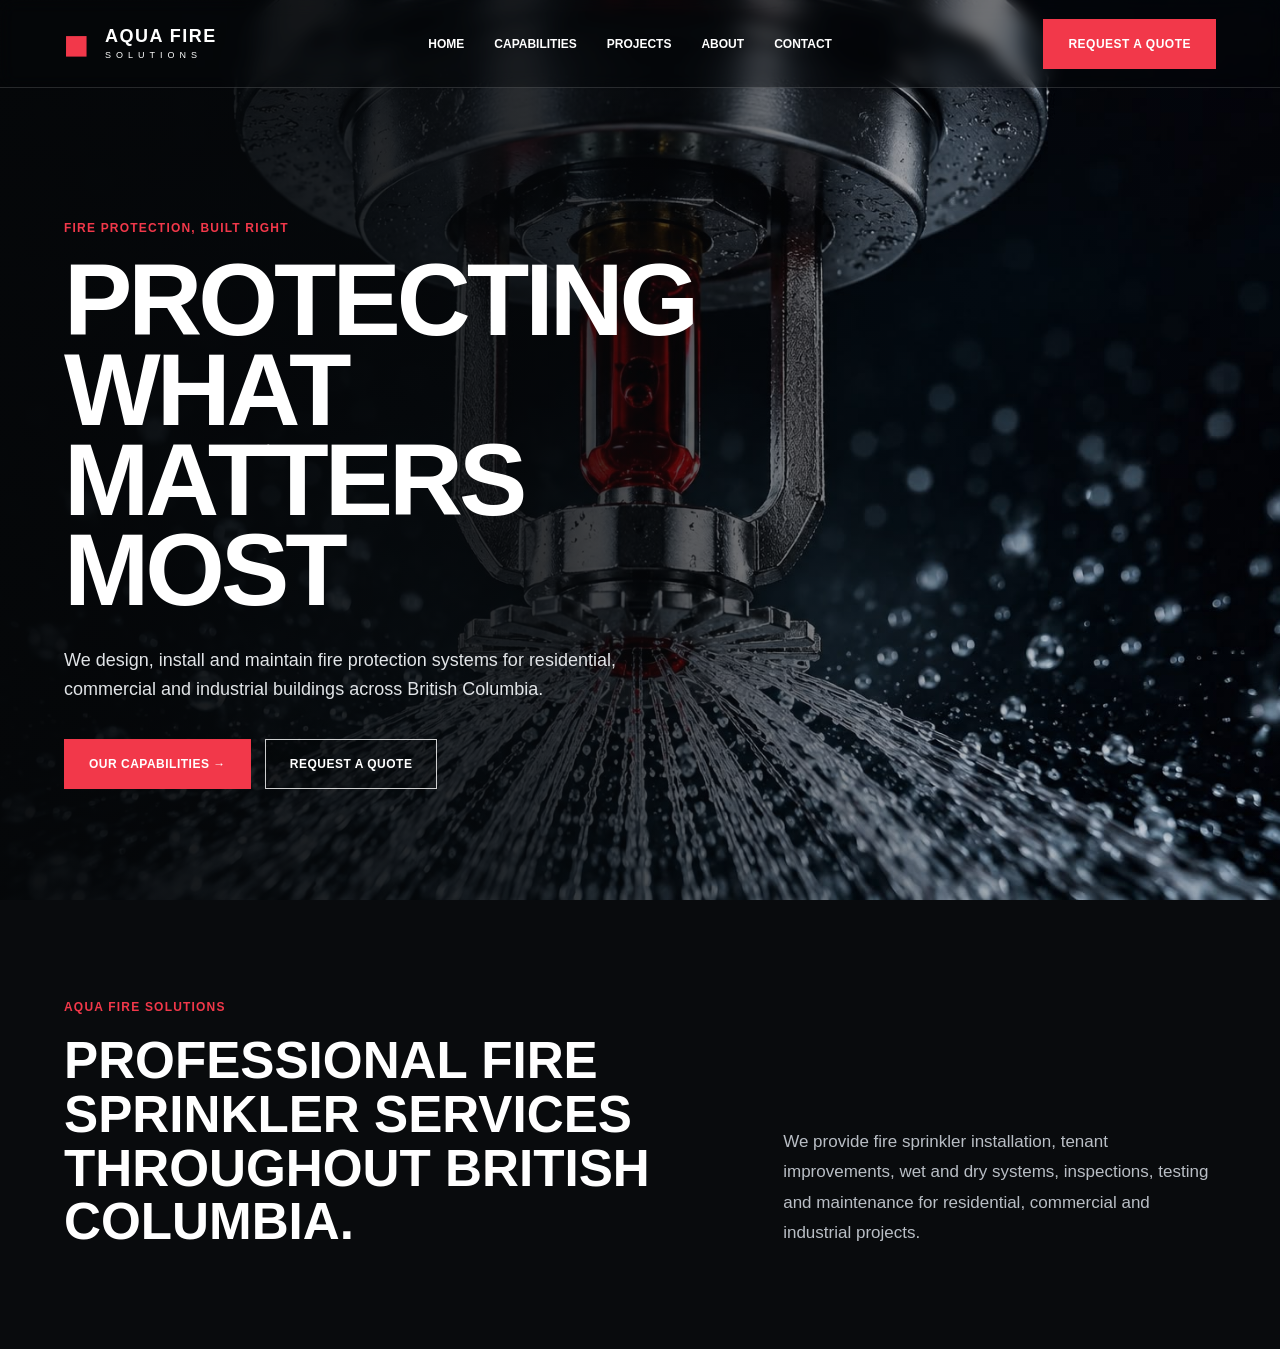
<file: index.html>
<!DOCTYPE html>
<html lang="en">
<head>
  <meta charset="UTF-8">
  <meta name="viewport" content="width=device-width, initial-scale=1.0">

  <title>Aqua Fire Solutions</title>

  <link rel="stylesheet" href="style.css">
</head>

<body>

  <header class="header">
    <a class="logo" href="index.html">
      <span class="logo-mark">◆</span>

      <span class="logo-text">
        <strong>AQUA FIRE</strong>
        <small>SOLUTIONS</small>
      </span>
    </a>

    <nav class="nav">
      <a href="index.html">Home</a>
      <a href="capabilities.html">Capabilities</a>
      <a href="projects.html">Projects</a>
      <a href="#about">About</a>
      <a href="contact.html">Contact</a>
    </nav>

    <a class="quote-button" href="contact.html">
      Request a Quote
    </a>
  </header>

  <main>
    <section class="hero">
      <div class="hero-overlay"></div>

      <div class="hero-content">
        <p class="eyebrow">Fire protection, built right</p>

        <h1>
          Protecting What<br>
          Matters Most
        </h1>

        <p class="hero-description">
          We design, install and maintain fire protection systems for
          residential, commercial and industrial buildings across
          British Columbia.
        </p>

        <div class="hero-buttons">
          <a class="primary-button" href="capabilities.html">
            Our Capabilities →
          </a>

          <a class="secondary-button" href="contact.html">
            Request a Quote
          </a>
        </div>
      </div>
    </section>

    <section class="intro" id="about">
      <div>
        <p class="section-label">Aqua Fire Solutions</p>

        <h2>
          Professional fire sprinkler services throughout British Columbia.
        </h2>
      </div>

      <p>
        We provide fire sprinkler installation, tenant improvements,
        wet and dry systems, inspections, testing and maintenance for
        residential, commercial and industrial projects.
      </p>
    </section>
  </main>

</body>
</html>
</file>
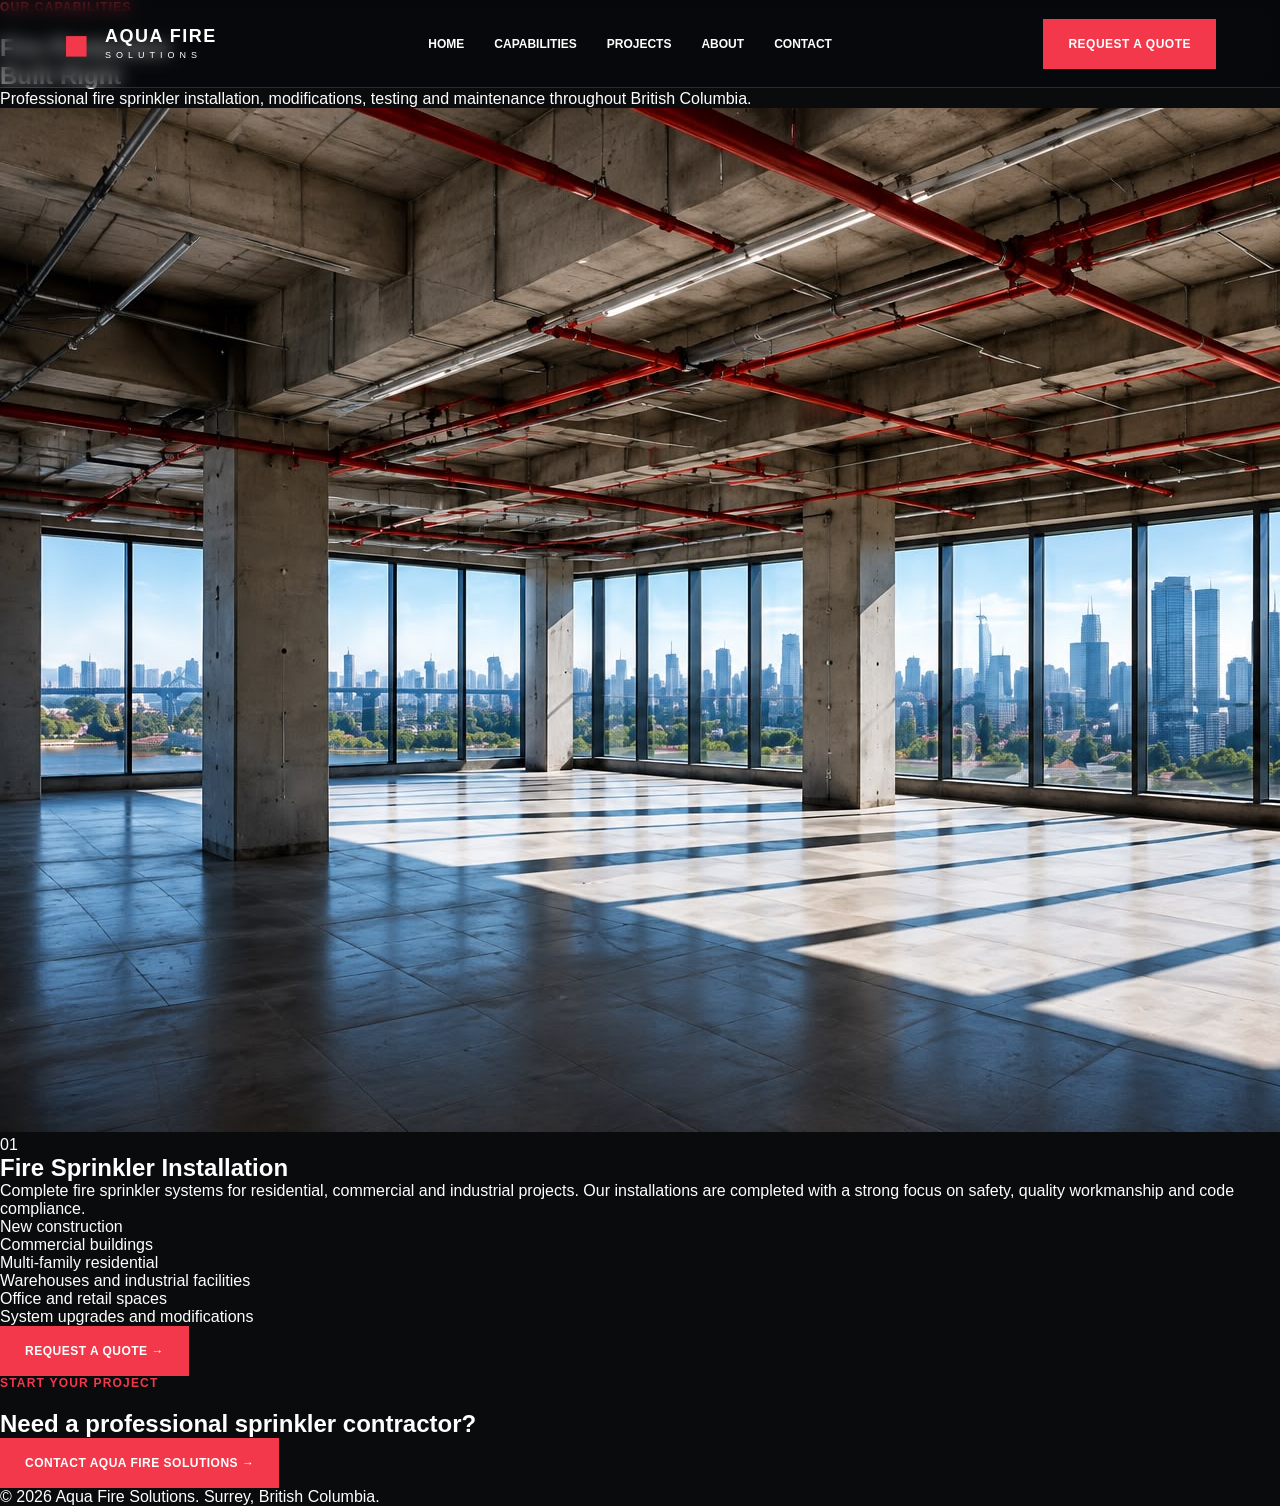
<file: capabilities.html>
<!DOCTYPE html>
<html lang="en">
<head>
  <meta charset="UTF-8">
  <meta name="viewport" content="width=device-width, initial-scale=1.0">

  <title>Capabilities | Aqua Fire Solutions</title>

  <link rel="stylesheet" href="style.css">
</head>

<body>

  <header class="header">
    <a class="logo" href="index.html">
      <span class="logo-mark">◆</span>

      <span class="logo-text">
        <strong>AQUA FIRE</strong>
        <small>SOLUTIONS</small>
      </span>
    </a>

    <nav class="nav">
      <a href="index.html">Home</a>
      <a href="capabilities.html">Capabilities</a>
      <a href="projects.html">Projects</a>
      <a href="index.html#about">About</a>
      <a href="contact.html">Contact</a>
    </nav>

    <a class="quote-button" href="contact.html">
      Request a Quote
    </a>
  </header>

  <main class="capabilities-page">

    <section class="capabilities-hero">
      <div class="capabilities-hero-content">
        <p class="section-label">Our Capabilities</p>

        <h1>Fire Protection<br>Built Right</h1>

        <p>
          Professional fire sprinkler installation, modifications, testing
          and maintenance throughout British Columbia.
        </p>
      </div>
    </section>

    <section class="service-feature">

      <div class="service-image">
        <img
          src="fire%20sprinklr%20installation.jpeg"
          alt="Commercial fire sprinkler installation"
        >
      </div>

      <div class="service-content">
        <p class="service-number">01</p>

        <h2>Fire Sprinkler Installation</h2>

        <p class="service-description">
          Complete fire sprinkler systems for residential, commercial and
          industrial projects. Our installations are completed with a strong
          focus on safety, quality workmanship and code compliance.
        </p>

        <ul class="service-list">
          <li>New construction</li>
          <li>Commercial buildings</li>
          <li>Multi-family residential</li>
          <li>Warehouses and industrial facilities</li>
          <li>Office and retail spaces</li>
          <li>System upgrades and modifications</li>
        </ul>

        <a class="primary-button" href="contact.html">
          Request a Quote →
        </a>
      </div>

    </section>

    <section class="capabilities-cta">
      <div>
        <p class="section-label">Start Your Project</p>

        <h2>Need a professional sprinkler contractor?</h2>
      </div>

      <a class="primary-button" href="contact.html">
        Contact Aqua Fire Solutions →
      </a>
    </section>

  </main>

  <footer class="site-footer">
    <p>© 2026 Aqua Fire Solutions. Surrey, British Columbia.</p>
  </footer>

</body>
</html>
</file>
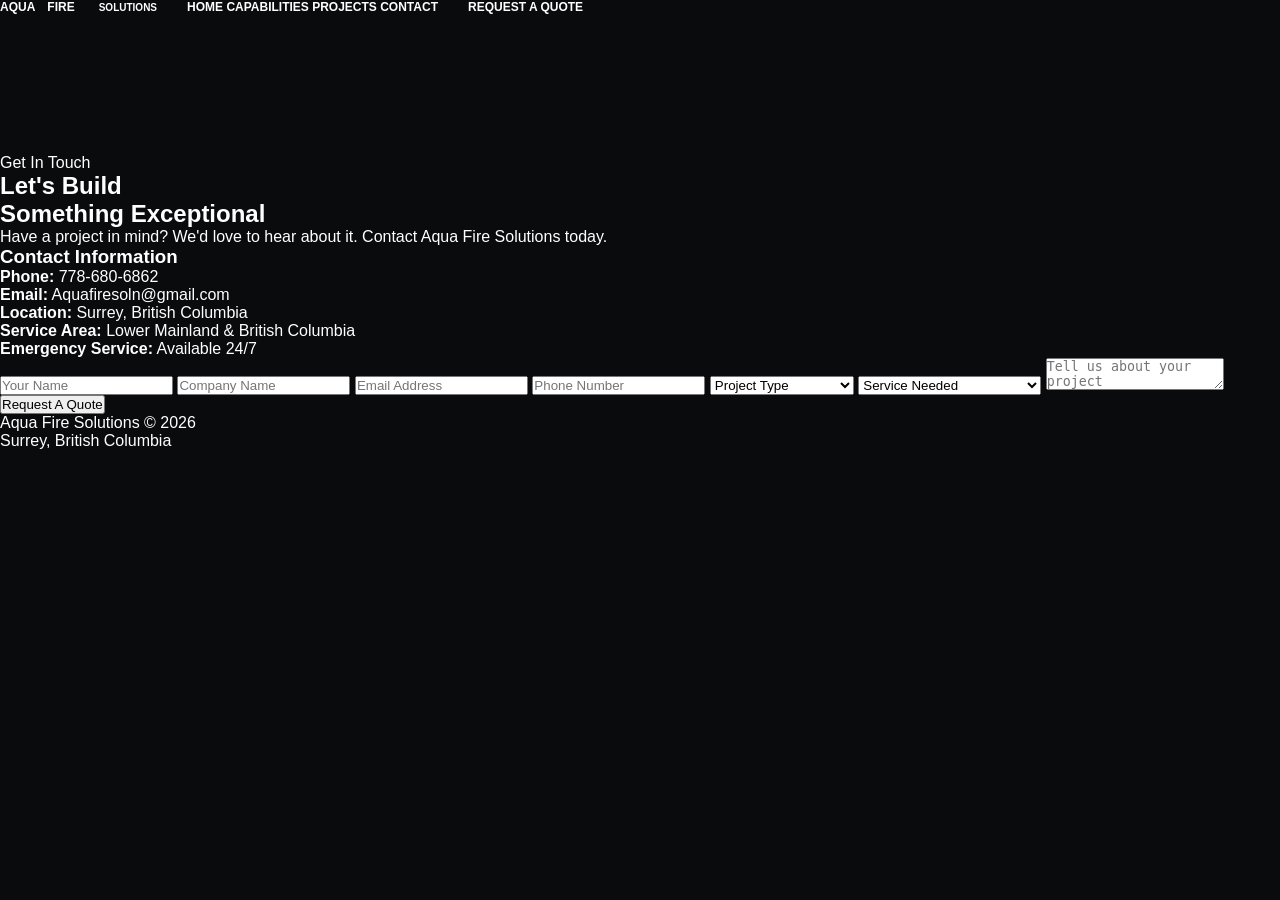
<file: contact.html>
<!DOCTYPE html>
<html lang="en">
<head>
<meta charset="UTF-8">
<meta name="viewport" content="width=device-width, initial-scale=1.0">
<title>Contact | Aqua Fire Solutions</title>
<link rel="stylesheet" href="style.css">
</head>
<body>
<header>
<div class="nav">
<div class="logo">
AQUA <span>FIRE</span><br>
<small>SOLUTIONS</small>
</div>
<nav>
<a href="index.html">Home</a>
<a href="capabilities.html">Capabilities</a>
<a href="projects.html">Projects</a>
<a href="contact.html" class="active">Contact</a>
</nav>
<a href="contact.html" class="btn">Request A Quote</a>
</div>
</header>
<section class="section contacthero" style="padding-top:140px;">
<div class="red">Get In Touch</div>
<h2>
Let's Build<br>
Something Exceptional
</h2>
<p>
Have a project in mind? We'd love to hear about it.
Contact Aqua Fire Solutions today.
</p>
<div class="contactgrid">
<div>
<h3>Contact Information</h3>
<div class="info">
<p><strong>Phone:</strong> 778-680-6862</p>
<p><strong>Email:</strong> Aquafiresoln@gmail.com</p>
<p><strong>Location:</strong> Surrey, British Columbia</p>
<p><strong>Service Area:</strong> Lower Mainland & British Columbia</p>
<p><strong>Emergency Service:</strong> Available 24/7</p>
</div>
</div>
<div>
<form action="mailto:Aquafiresoln@gmail.com" method="post" enctype="text/plain">
<input type="text" placeholder="Your Name" required>
<input type="text" placeholder="Company Name">
<input type="email" placeholder="Email Address" required>
<input type="text" placeholder="Phone Number">
<select>
<option>Project Type</option>
<option>Residential</option>
<option>Commercial</option>
<option>Industrial</option>
<option>Tenant Improvement</option>
</select>
<select>
<option>Service Needed</option>
<option>Fire Sprinkler Installation</option>
<option>Wet & Dry Systems</option>
<option>Testing & Commissioning</option>
<option>Inspections & Maintenance</option>
<option>Emergency Service</option>
</select>
<textarea placeholder="Tell us about your project"></textarea>
<button class="btn" type="submit">
Request A Quote
</button>
</form>
</div>
</div>
</section>
<footer>
<div class="footer">
<div>Aqua Fire Solutions © 2026</div>
<div>Surrey, British Columbia</div>
</div>
</footer>
</body>
</html>
</file>
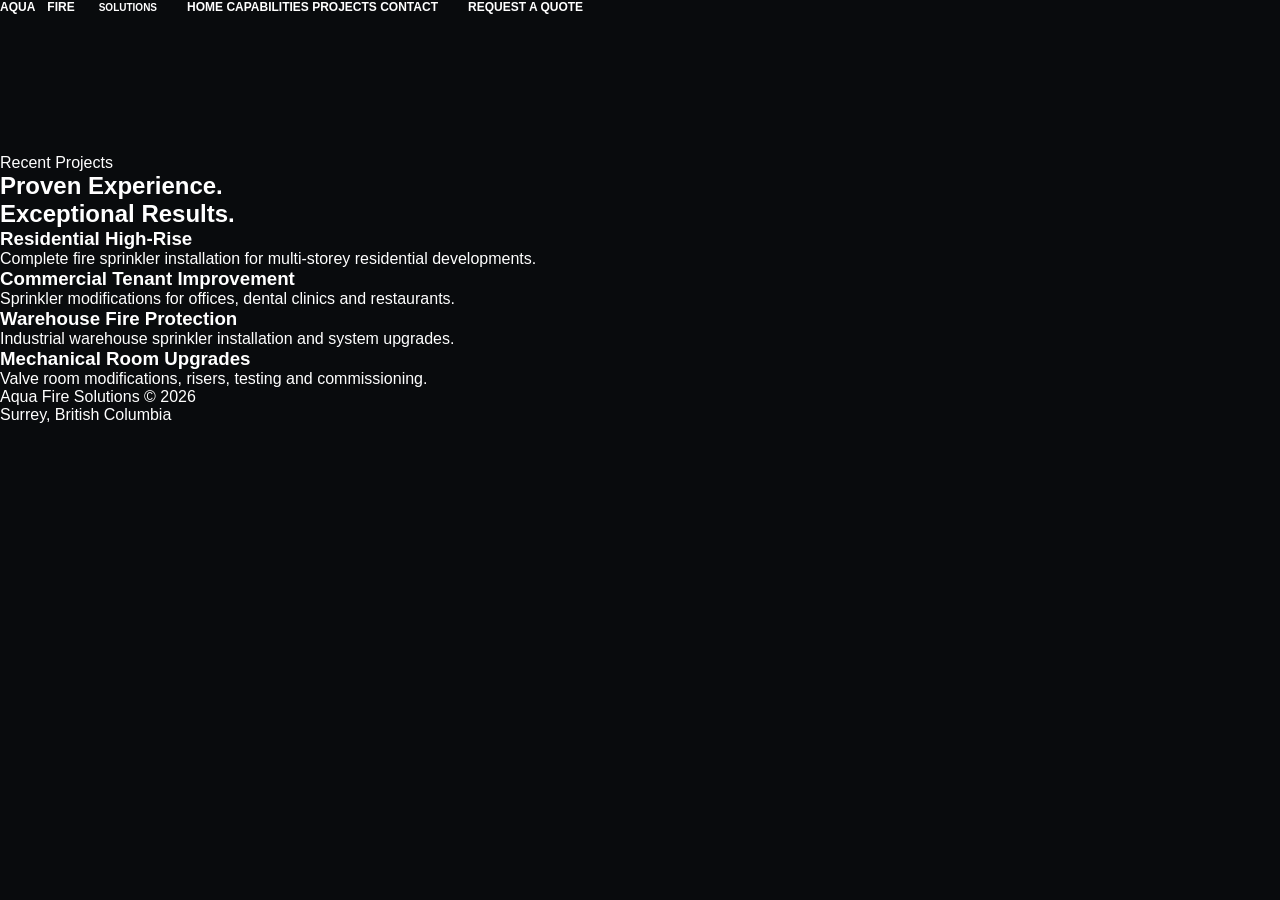
<file: projects.html>
<!DOCTYPE html>
<html lang="en">
<head>
<meta charset="UTF-8">
<meta name="viewport" content="width=device-width, initial-scale=1.0">
<title>Projects | Aqua Fire Solutions</title>
<link rel="stylesheet" href="style.css">
</head>
<body>
<header>
<div class="nav">
<div class="logo">
AQUA <span>FIRE</span><br>
<small>SOLUTIONS</small>
</div>
<nav>
<a href="index.html">Home</a>
<a href="capabilities.html">Capabilities</a>
<a href="projects.html" class="active">Projects</a>
<a href="contact.html">Contact</a>
</nav>
<a href="contact.html" class="btn">Request A Quote</a>
</div>
</header>
<section class="section" style="padding-top:140px;">
<div class="red">Recent Projects</div>
<h2>
Proven Experience.<br>
Exceptional Results.
</h2>
<div class="projects">
<div class="bigproject"></div>
<div>
<div class="project">
<h3>Residential High-Rise</h3>
<p>Complete fire sprinkler installation for multi-storey residential developments.</p>
</div>
<div class="project">
<h3>Commercial Tenant Improvement</h3>
<p>Sprinkler modifications for offices, dental clinics and restaurants.</p>
</div>
<div class="project">
<h3>Warehouse Fire Protection</h3>
<p>Industrial warehouse sprinkler installation and system upgrades.</p>
</div>
<div class="project">
<h3>Mechanical Room Upgrades</h3>
<p>Valve room modifications, risers, testing and commissioning.</p>
</div>
</div>
</div>
</section>
<footer>
<div class="footer">
<div>Aqua Fire Solutions © 2026</div>
<div>Surrey, British Columbia</div>
</div>
</footer>
</body>
</html>
</file>
<file: style.css>
* {
  box-sizing: border-box;
  margin: 0;
  padding: 0;
}

:root {
  --red: #f2384a;
  --dark: #090b0d;
  --light: #ffffff;
  --muted: #b9bec5;
}

html {
  scroll-behavior: smooth;
}

body {
  background: var(--dark);
  color: var(--light);
  font-family: Arial, Helvetica, sans-serif;
}

a {
  color: inherit;
  text-decoration: none;
}

.header {
  position: absolute;
  top: 0;
  left: 0;
  z-index: 20;

  width: 100%;
  min-height: 88px;

  display: flex;
  align-items: center;
  justify-content: space-between;
  gap: 28px;

  padding: 18px 5%;

  border-bottom: 1px solid rgba(255, 255, 255, 0.14);
  background: rgba(5, 7, 9, 0.38);
  backdrop-filter: blur(8px);
}

.logo {
  display: flex;
  align-items: center;
  gap: 12px;
}

.logo-mark {
  color: var(--red);
  font-size: 38px;
  line-height: 1;
  transform: rotate(45deg);
}

.logo-text {
  display: flex;
  flex-direction: column;
  line-height: 1;
}

.logo-text strong {
  font-size: 18px;
  letter-spacing: 1.5px;
}

.logo-text small {
  margin-top: 6px;
  font-size: 9px;
  letter-spacing: 5px;
}

.nav {
  display: flex;
  align-items: center;
  gap: 30px;

  font-size: 12px;
  font-weight: 700;
  text-transform: uppercase;
}

.nav a {
  transition: color 0.2s ease;
}

.nav a:hover {
  color: var(--red);
}

.quote-button,
.primary-button,
.secondary-button {
  display: inline-flex;
  align-items: center;
  justify-content: center;

  min-height: 50px;
  padding: 0 24px;

  border: 1px solid transparent;

  font-size: 12px;
  font-weight: 800;
  letter-spacing: 0.5px;
  text-transform: uppercase;

  transition:
    background 0.2s ease,
    border-color 0.2s ease,
    transform 0.2s ease;
}

.quote-button,
.primary-button {
  background: var(--red);
  color: var(--light);
}

.quote-button:hover,
.primary-button:hover,
.secondary-button:hover {
  transform: translateY(-2px);
}

.secondary-button {
  border-color: rgba(255, 255, 255, 0.8);
  background: rgba(0, 0, 0, 0.15);
}

.hero {
  position: relative;

  min-height: 100vh;

  display: flex;
  align-items: center;

  background-image: url("front%20first%20main.jpeg");
  background-position: center;
  background-size: cover;
  background-repeat: no-repeat;
}

.hero-overlay {
  position: absolute;
  inset: 0;

  background:
    linear-gradient(
      90deg,
      rgba(5, 7, 9, 0.96) 0%,
      rgba(5, 7, 9, 0.83) 42%,
      rgba(5, 7, 9, 0.28) 76%,
      rgba(5, 7, 9, 0.12) 100%
    );
}

.hero-content {
  position: relative;
  z-index: 2;

  width: min(1180px, 90%);
  margin: 0 auto;
  padding-top: 110px;
}

.eyebrow,
.section-label {
  margin-bottom: 20px;

  color: var(--red);

  font-size: 12px;
  font-weight: 900;
  letter-spacing: 1.2px;
  text-transform: uppercase;
}

.hero h1 {
  max-width: 760px;

  font-size: clamp(58px, 8vw, 112px);
  line-height: 0.88;
  letter-spacing: -4px;
  text-transform: uppercase;
}

.hero-description {
  max-width: 630px;
  margin-top: 30px;

  color: #e1e4e7;

  font-size: 18px;
  line-height: 1.65;
}

.hero-buttons {
  display: flex;
  flex-wrap: wrap;
  gap: 14px;

  margin-top: 34px;
}

.intro {
  display: grid;
  grid-template-columns: 1.2fr 0.8fr;
  gap: 70px;

  width: min(1180px, 90%);
  margin: 0 auto;
  padding: 100px 0;
}

.intro h2 {
  max-width: 760px;

  font-size: clamp(34px, 4vw, 58px);
  line-height: 1.05;
  text-transform: uppercase;
}

.intro > p {
  align-self: end;

  color: var(--muted);

  font-size: 17px;
  line-height: 1.8;
}

@media (max-width: 900px) {
  .header {
    position: relative;
    flex-wrap: wrap;
    background: #080a0c;
  }

  .nav {
    order: 3;
    width: 100%;

    justify-content: center;
    flex-wrap: wrap;
    gap: 16px;
  }

  .quote-button {
    display: none;
  }

  .hero {
    min-height: 760px;
    background-position: center;
  }

  .hero-content {
    padding-top: 50px;
    padding-bottom: 70px;
  }
<!DOCTYPE html>
<html lang="en">
<head>
  <meta charset="UTF-8">
  <meta name="viewport" content="width=device-width, initial-scale=1.0">

  <title>Capabilities | Aqua Fire Solutions</title>

  <link rel="stylesheet" href="style.css">
</head>

<body>

  <header class="header">
    <a class="logo" href="index.html">
      <span class="logo-mark">◆</span>

      <span class="logo-text">
        <strong>AQUA FIRE</strong>
        <small>SOLUTIONS</small>
      </span>
    </a>

    <nav class="nav">
      <a href="index.html">Home</a>
      <a href="capabilities.html">Capabilities</a>
      <a href="projects.html">Projects</a>
      <a href="index.html#about">About</a>
      <a href="contact.html">Contact</a>
    </nav>

    <a class="quote-button" href="contact.html">
      Request a Quote
    </a>
  </header>

  <main class="capabilities-page">

    <section class="capabilities-hero">
      <div class="capabilities-hero-content">
        <p class="section-label">Our Capabilities</p>

        <h1>Fire Protection<br>Built Right</h1>

        <p>
          Professional fire sprinkler installation, modifications, testing
          and maintenance throughout British Columbia.
        </p>
      </div>
    </section>

    <section class="service-feature">

      <div class="service-image">
        <img
          src="fire%20sprinklr%20installation.jpeg"
          alt="Commercial fire sprinkler installation"
        >
      </div>

      <div class="service-content">
        <p class="service-number">01</p>

        <h2>Fire Sprinkler Installation</h2>

        <p class="service-description">
          Complete fire sprinkler systems for residential, commercial and
          industrial projects. Our installations are completed with a strong
          focus on safety, quality workmanship and code compliance.
        </p>

        <ul class="service-list">
          <li>New construction</li>
          <li>Commercial buildings</li>
          <li>Multi-family residential</li>
          <li>Warehouses and industrial facilities</li>
          <li>Office and retail spaces</li>
          <li>System upgrades and modifications</li>
        </ul>

        <a class="primary-button" href="contact.html">
          Request a Quote →
        </a>
      </div>

    </section>

    <section class="capabilities-cta">
      <div>
        <p class="section-label">Start Your Project</p>

        <h2>Need a professional sprinkler contractor?</h2>
      </div>

      <a class="primary-button" href="contact.html">
        Contact Aqua Fire Solutions →
      </a>
    </section>

  </main>

  <footer class="site-footer">
    <p>© 2026 Aqua Fire Solutions. Surrey, British Columbia.</p>
  </footer>

</body>
</html>
</file>
